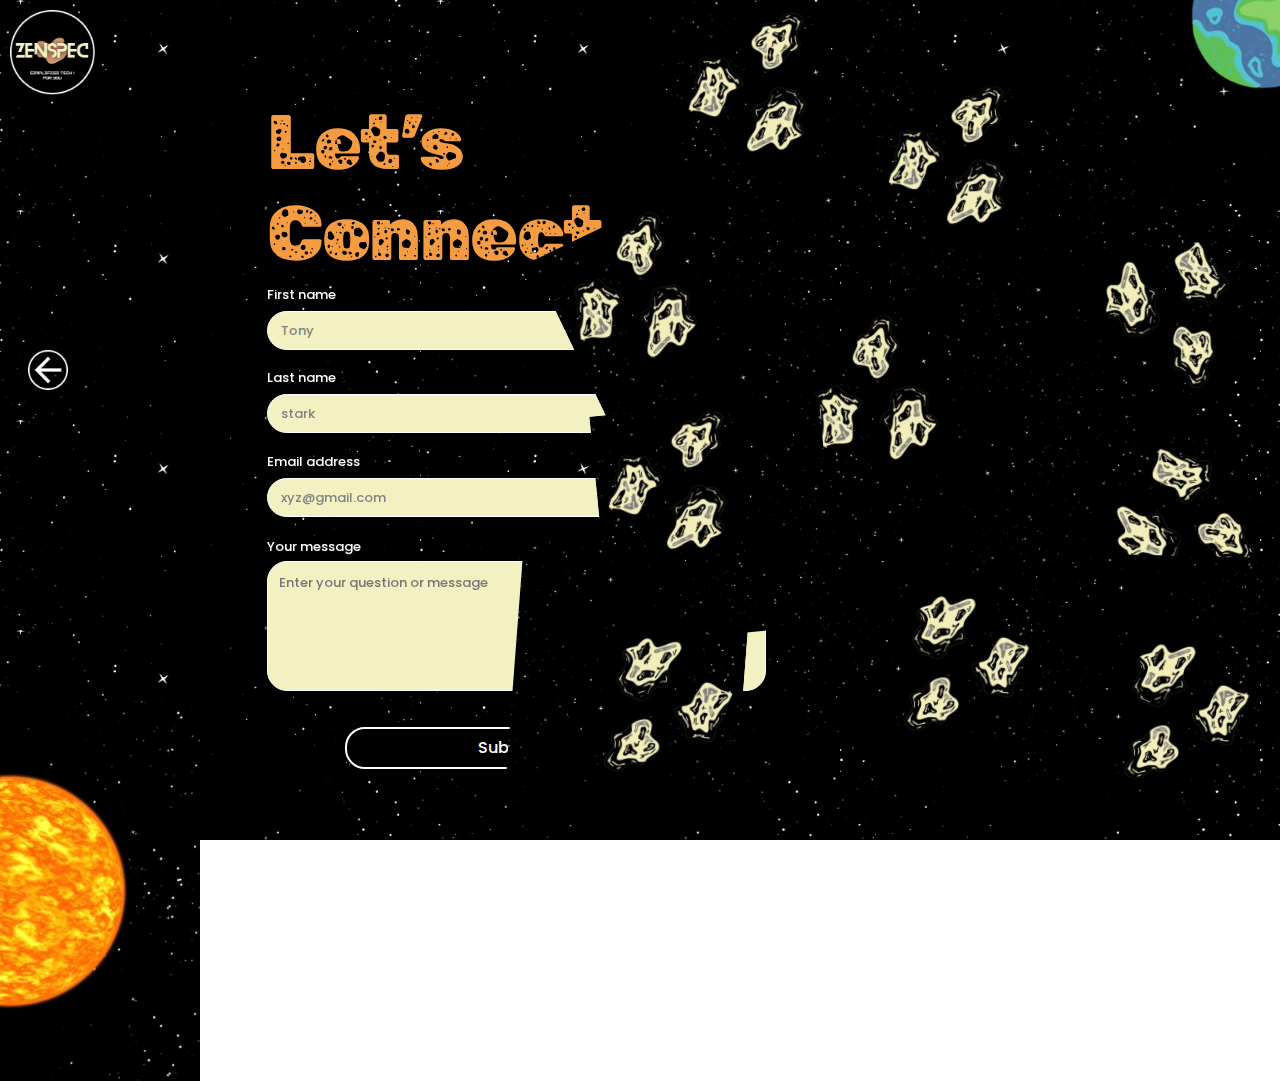
<file: index.html>
<!DOCTYPE html>
<html lang="en">
<head>
    <meta charset="UTF-8">
    <meta name="viewport" content="width=device-width, initial-scale=1.0">
    <title>contact -us screen</title>
    <link rel="preconnect" href="https://fonts.googleapis.com">
<link rel="preconnect" href="https://fonts.gstatic.com" crossorigin>
<link href="https://fonts.googleapis.com/css2?family=Annie+Use+Your+Telescope&family=Poppins:ital,wght@0,100;0,200;0,300;0,400;0,500;0,600;0,700;0,800;0,900;1,100;1,200;1,300;1,400;1,500;1,600;1,700;1,800;1,900&family=Potta+One&family=Rubik+Iso&family=Yellowtail&family=Zen+Dots&family=Zeyada&family=Zilla+Slab+Highlight:wght@400;700&display=swap" rel="stylesheet">
<link rel="stylesheet" href="style.css">
<link rel="preconnect" href="https://fonts.googleapis.com">
<link rel="preconnect" href="https://fonts.gstatic.com" crossorigin>
<link href="https://fonts.googleapis.com/css2?family=Annie+Use+Your+Telescope&family=Anton&family=Poppins:ital,wght@0,100;0,200;0,300;0,400;0,500;0,600;0,700;0,800;0,900;1,100;1,200;1,300;1,400;1,500;1,600;1,700;1,800;1,900&family=Potta+One&family=Rubik+Iso&family=Rubik+Moonrocks&family=Rubik:ital,wght@0,300..900;1,300..900&family=Yellowtail&family=Zen+Dots&family=Zeyada&family=Zilla+Slab+Highlight:wght@400;700&display=swap" rel="stylesheet">




</head>
<body>

    <div class="logo"><a href=""><img src="Zenspec-logo.png" alt=""></a></div>
    
<div class="main-cont">

   <div class="col-1">
     <video autoplay loop muted playsinline class="bg-1"><source src="cont-page-bg-1.mp4" type="video/mp4"> </video>
    <video autoplay loop muted playsinline class="bg-2"><source src="cont-page-bg-1.mp4" type="video/mp4"> </video>
    <video autoplay loop muted playsinline class="bg-3"><source src="cont-page-bg-1.mp4" type="video/mp4"> </video>
    <video autoplay loop muted playsinline class="bg-4"><source src="cont-page-bg-1.mp4" type="video/mp4"> </video>
</div>

<div class="col-2">
    <video autoplay loop muted playsinline class="bg-5"><source src="cont-page-bg-1.mp4" type="video/mp4"> </video>
    <video autoplay loop muted playsinline class="bg-6"><source src="cont-page-bg-1.mp4" type="video/mp4"> </video>
    <video autoplay loop muted playsinline class="bg-7"><source src="cont-page-bg-1.mp4" type="video/mp4"> </video>
    <video autoplay loop muted playsinline class="bg-8"><source src="cont-page-bg-1.mp4" type="video/mp4"> </video>
</div>
 
<div class="col-3">
    <video autoplay loop muted playsinline class="bg-9"><source src="cont-page-bg-1.mp4" type="video/mp4"> </video>
    <video autoplay loop muted playsinline class="bg-10"><source src="cont-page-bg-1.mp4" type="video/mp4"> </video>
    <video autoplay loop muted playsinline class="bg-11"><source src="cont-page-bg-1.mp4" type="video/mp4"> </video>
    <video autoplay loop muted playsinline class="bg-12"><source src="cont-page-bg-1.mp4" type="video/mp4"> </video>
</div>
    
<div class="col-4">
    <video autoplay loop muted playsinline class="bg-13"><source src="cont-page-bg-1.mp4" type="video/mp4"> </video>
    <video autoplay loop muted playsinline class="bg-14"><source src="cont-page-bg-1.mp4" type="video/mp4"> </video>
    <video autoplay loop muted playsinline class="bg-15"><source src="cont-page-bg-1.mp4" type="video/mp4"> </video>
    <video autoplay loop muted playsinline class="bg-16"><source src="cont-page-bg-1.mp4" type="video/mp4"> </video>
</div>


<div class="main-box">
<div class="text-box"><h2>Let’s <br> Connect.</h2></div>

<div class="form-div">

<form action="https://api.web3forms.com/submit" method="POST" class="cont-form" id="cont-form">
    

    <input type="hidden" name="access_key" value="c609457e-1d20-4b29-99a2-d03ca136f49b">

    <label for="tony" class="inp-lab lab-tony ">First name</label>
    <input id="tony" type="text" class="inp-name tony" placeholder="Tony" required>

    <label for="stark" class="inp-lab lab-stark">Last name</label>
    <input id="stark" type="text" class="inp-name stark" placeholder="stark" required>

    <label for="ur-email" class="inp-lab lab-email ">Email address</label>
    <input id="ur-email" type="email" class="inp-name email" placeholder="xyz@gmail.com" required>
   

    <label for="ur-msg" class="inp-lab lab-msg ">Your message</label>
    <textarea id="ur-msg" name="message" class="msg" placeholder="Enter your question or message" required></textarea>

       <button type="submit" class="sub-btn">Submit</button>

    </form>
</div>


</div>
<div class="box-1"><video src="cont-page-ast.mp4" muted loop autoplay></video></div>
<div class="box-2"><video src="cont-page-ast.mp4" muted loop autoplay></video></div>
<div class="box-3"><video src="cont-page-ast.mp4" muted loop autoplay></video></div>
<div class="box-4"><video src="cont-page-ast.mp4" muted loop autoplay></video></div>
<div class="box-5"><video src="cont-page-ast.mp4" muted loop autoplay></video></div>
<div class="box-6"><video src="cont-page-ast.mp4" muted loop autoplay></video></div>
<div class="box-7"><video src="cont-page-ast.mp4" muted loop autoplay></video></div>
<div class="box-8"><video src="cont-page-ast.mp4" muted loop autoplay></video></div>
<div class="box-9"><video src="cont-page-ast.mp4" muted loop autoplay></video></div>
<div class="box-10"><video src="cont-page-ast.mp4" muted loop autoplay></video></div>






<div class="sun"><video src="cont-page-sun.mp4" muted loop autoplay></video></div>
<div class="earth"><video src="cont-page-earth.mp4" muted loop autoplay></video></div>
   <div class="arrow-back"><a href=""><img src="cont-page-arrow-back.png" alt=""></a></div>

</div>





</body>
</html>
</file>
<file: style.css>
body{
margin: 0;
padding: 0;
overflow-x: hidden;
overflow-y: hidden;
}
.main-cont{
    display: flex;
    flex-direction: row;
    width: 100vw;
}
.col-1{
    position: absolute; 
    left: 0px;
    top: 0px;
    display: flex;
    flex-direction: column;
    z-index: -1;
}

.col-2{
    
    display: flex;
    flex-direction: column;
    position: absolute;
    top: 0px;
    left: 420px;
    z-index: -1;
   
}

.col-3{
    
    display: flex;
    flex-direction: column;
    position: absolute;
    top: 0px;
    left: 840px;
    z-index: -1;
   
}

.col-4{
    
    display: flex;
    flex-direction: column;
    position: absolute;
    top: 0px;
    left: 1260px;
    z-index: -1;
   
}


.bg-1 {
   
    width: 420px;
    height: 210px;
    object-fit: cover;
    
}
.bg-2 {
    
    width: 420px;
    height: 210px;
    object-fit: cover;
   
}.bg-3 {
   
    width: 420px;
    height: 210px;
    object-fit: cover;
  
}.bg-4 {
    
    width: 420px;
    height: 210px;
    object-fit: cover;
    
}

.bg-5 {
   
    width: 420px;
    height: 210px;
    object-fit: cover;
   
} 
.bg-6 {
   
    width: 420px;
    height: 210px;
    object-fit: cover;
   
}.bg-7 {
   
    width: 420px;
    height: 210px;
    object-fit: cover;
   
}.bg-8 {
   
    width: 420px;
    height: 210px;
    object-fit: cover;
   
}.bg-9 {
   
    width: 420px;
    height: 210px;
    object-fit: cover;
   
}
.bg-10 {
   
    width: 420px;
    height: 210px;
    object-fit: cover;
   
}.bg-11 {
   
    width: 420px;
    height: 210px;
    object-fit: cover;
   
}.bg-12 {
   
    width: 420px;
    height: 210px;
    object-fit: cover;
   
}.bg-13 {
   
    width: 420px;
    height: 210px;
    object-fit: cover;
   
}
.bg-14 {
   
    width: 420px;
    height: 210px;
    object-fit: cover;
   
}.bg-15 {
   
    width: 420px;
    height: 210px;
    object-fit: cover;
   
}.bg-16 {
   
    width: 420px;
    height: 210px;
    object-fit: cover;
    
}




.main-box{
    display: flex;
    flex-direction: column;
    position: absolute;
    top: 70px;
    left: 267px;

}
.text-box{
position: absolute;
top: -37px;
}
.text-box h2{
color: #F59C42;
font-family: "Rubik Moonrocks";
font-size: 77px;
font-style: normal;
font-weight: 400;
line-height: normal;
letter-spacing: -1.42px;
}

.form-div{
    position: absolute;
    top: 22px;
}


.cont-form{
    display: flex;
    flex-direction: column;
   
}
.inp-name::placeholder{
    color: #828282;
font-family: Poppins;
font-size: 13px;
font-style: normal;
font-weight: 500;
line-height: 24px;
}
.inp-name {
display: flex;
width: 472px;
height: 13px;
padding: 12px 13px;
align-items: flex-start;
border-radius: 50px;
border: 1px solid #FFF;
background: #F3F1C1;
color: #828282;
transition: background-color 0.4s ease, transform 0.2s ease;


}
.inp-name:hover{
    display: flex;
width: 472px;
height: 13px;
padding: 12px 13px;
align-items: flex-start;
border-radius: 50px;
border: 2px solid #FFF;
background: #000;
border-radius: 50px;
color: #FFFFFF;




/* Button Shadow */

}
.inp-lab{
    color: #FFF;
font-family: Poppins;
font-size: 13px;
font-style: normal;
font-weight: 500;
line-height: 150%; 
width: 120px;
height: 30px;


}

.tony{
    position: absolute;
    top: 218.5px;
}
.lab-tony{
    position: absolute;
    top: 193px;
}

.lab-stark{
    position: absolute;
    top: 276px;   
}

.stark{
    position: absolute;
    top: 302px;
}


.lab-email{
    position: absolute;
    top: 360px;   
}

.email{
    position: absolute;
    top: 386px;   
}
.lab-msg{

    position: absolute;
    top: 445px;   

}

.msg{
    position: absolute;
    top: 469px;   
}



.sub-btn{
    border-radius: 20px;
border: 2px solid #FFF;
background: #000;display: flex;
width: 324px;
height: 42px;
padding: 9px 0px 9px 0px;
justify-content: center;
align-items: center;
color: #FFF;
font-family: Poppins;
font-size: 16px;
font-style: normal;
font-weight: 500;
line-height: 30px; 
position: absolute;
top: 635px;
left: 78px;
transition: background-color 0.6s ease, transform 0.2s ease;
}
.sub-btn:hover{
    background: #F59C42;
    border-radius: 24px;
border: 2px solid #FFF;
color: #000000;
}


.msg{
    resize: none;
    height: 106px;
    width: 475px;
    border-radius: 20px;
    border: 1px solid #FFF;
    background: #F3F1C1;
    padding: 11px;
    
    /* Button Shadow */
    box-shadow: 0px 1px 2px 0px rgba(0, 0, 0, 0.05);
    color: #828282;
font-family: Poppins;
font-size: 13px;
font-style: normal;
font-weight: 500;
line-height: 150%; 
transition: background-color 0.4s ease, transform 0.2s ease;
}
.msg:hover{
    border-radius: 20px;
    border: 2px solid #FFF;
    background: #000;
    color: #FFF;
   

}
.sun{
    position: absolute;
    bottom: -185px;
    left: -180px;
}
.sun video{
    height: 380px;
    width: 380px;
}
.earth{
    position: absolute;
    top: -170px;
    right: -170px;
}
.earth video{
    height: 370px;
    width: 370px;  
}
.arrow-back{
    position: absolute;
    top: 350px;
    left: 28px;
}
.arrow-back img{
    height: 40px;
    width: 40px;
}

.box-1{
    position: absolute;
    top: 7px;
    right: 370px;
    z-index: 1;
}
.box-1 video{
    width: 230px;
    height: 230px;
 transform: rotate(174.38deg);

}


.box-2{
    position: absolute;
    top: 80px;
    right: 170px;
    z-index: 1;
}
.box-2 video{
    width: 230px;
    height: 230px;
 transform: rotate(174.38deg);
}

.box-3{
    position: absolute;
    top: 200px;
    right: 45px;
    z-index: 1;
}
.box-3 video{
    width: 230px;
    height: 230px;
 transform: rotate(-55.38deg);
}


.box-4{
    position: absolute;
    top: 200px;
    right: 480px;
    z-index: 1;
}
.box-4 video{
    width: 230px;
    height: 230px;
 transform: rotate(154.38deg);
}


.box-5{
    position: absolute;
    top:300px;
    right: 240px;
    z-index: 1;
}
.box-5 video{
    width: 230px;
    height: 230px;
 transform: rotate(150.38deg);
}


.box-6{
    position: absolute;
    top: 440px;
    right: 20px;
    z-index: 1;
}


.box-6 video{
    width: 230px;
    height: 230px;
 transform: rotate(-94.38deg);
}


.box-7{
    position: absolute;
    top: 405px;
    right: 450px;
    z-index: 1;
}
.box-7 video{
    width: 230px;
    height: 230px;
   
    transform: rotate(174.38deg);
}


.box-8{
    position: absolute;
    top: 507px;
    right: 240px;
    z-index: 1;
}
.box-8 video{
    width: 230px;
    height: 230px;
    transform: rotate(1.38deg);
}


.box-9{
    position: absolute;
    top: 548px;
    right: 535px;
    z-index: 2;
}
.box-9 video{
    width: 230px;
    height: 230px;
 transform: rotate(4.38deg);
}


.box-10{
    position: absolute;
    top: 555px;
    right: 20px;
    z-index: 1;
}
.box-10 video{
    width: 230px;
    height: 230px;
 transform: rotate(1.38deg);
}
.logo{
    position: absolute;
    top: 10px;
    left: 10px;
}
.logo img{
    height: 85px;
    width: 85px;
}











input:-webkit-autofill {
    background-color: #F3F1C1 !important;  /* Set your desired background */
    -webkit-text-fill-color: gray !important;  /* Set text color */
    transition: background-color 5000s ease-in-out 0s; /* Prevent flashing */
}
input:-webkit-autofill:hover {
    box-shadow: 0 0 0px 1000px #000 inset !important; /* Simulate background */
    -webkit-text-fill-color: white !important; /* Change text color on hover */
}
</file>
